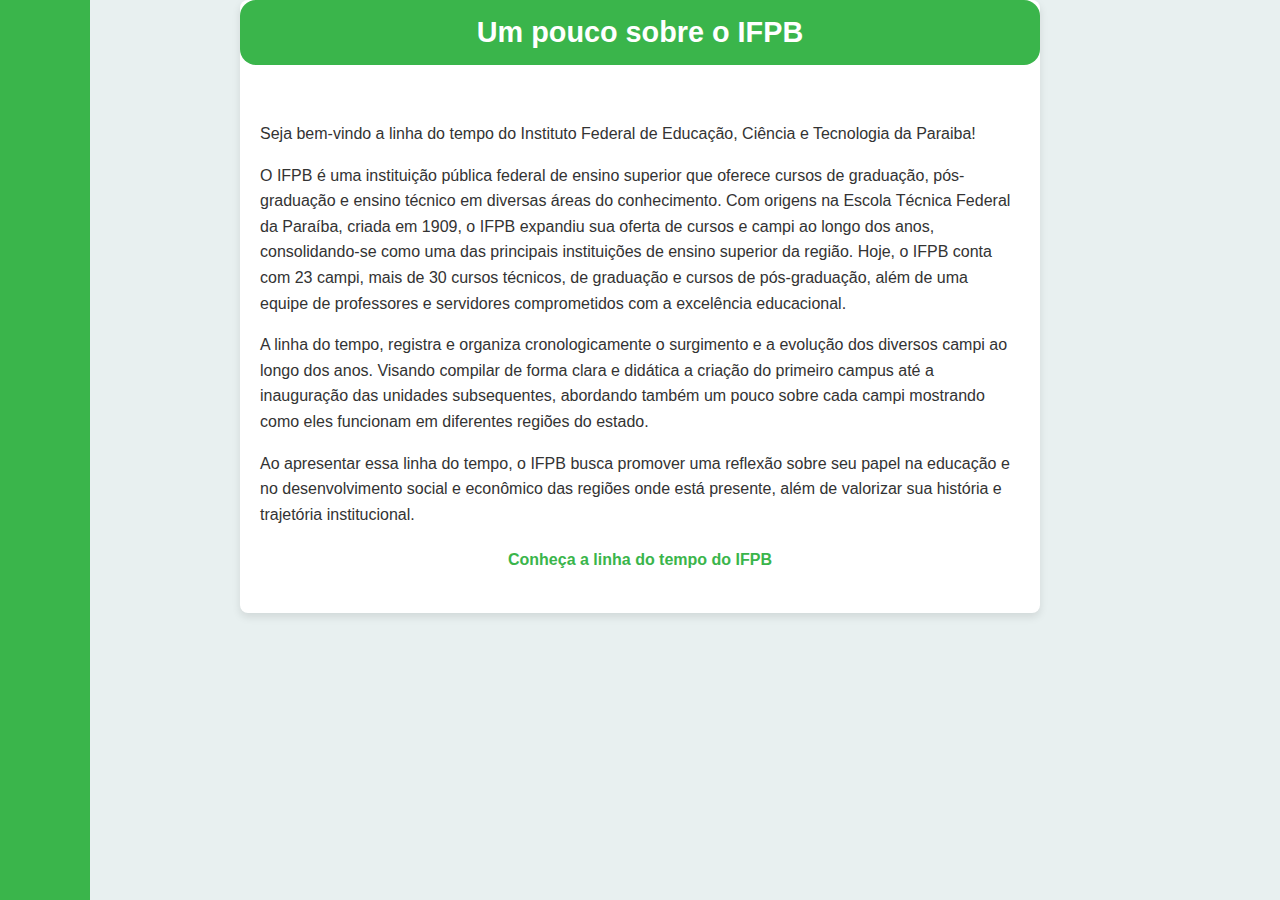
<file: index.html>
<!DOCTYPE html>
<html lang="pt-br">
  <head>
    <meta charset="UTF-8" />
    <meta name="viewport" content="width=device-width, initial-scale=1.0" />
    <meta http-equiv="X-UA-Compatible" content="ie=edge" />
    <title>IFPB's</title>
    <link rel="stylesheet" href="paginainicial.css" />
  </head>
  <body>
    <div class="sidebar"></div>

    <main>
      <header>
        <h1>Um pouco sobre o IFPB</h1>
      </header>
      <article>
        <p>
          Seja bem-vindo a linha do tempo do Instituto Federal de Educação,
          Ciência e Tecnologia da Paraiba!
        </p>
        <p>
          O IFPB é uma instituição pública federal de ensino superior que
          oferece cursos de graduação, pós-graduação e ensino técnico em
          diversas áreas do conhecimento. Com origens na Escola Técnica Federal
          da Paraíba, criada em 1909, o IFPB expandiu sua oferta de cursos e
          campi ao longo dos anos, consolidando-se como uma das principais
          instituições de ensino superior da região. Hoje, o IFPB conta com 23
          campi, mais de 30 cursos técnicos, de graduação e cursos de
          pós-graduação, além de uma equipe de professores e servidores
          comprometidos com a excelência educacional.
        </p>
        <p>
          A linha do tempo, registra e organiza cronologicamente o surgimento e
          a evolução dos diversos campi ao longo dos anos. Visando compilar de
          forma clara e didática a criação do primeiro campus até a inauguração
          das unidades subsequentes, abordando também um pouco sobre cada campi
          mostrando como eles funcionam em diferentes regiões do estado.
        </p>
        <p>
          Ao apresentar essa linha do tempo, o IFPB busca promover uma reflexão
          sobre seu papel na educação e no desenvolvimento social e econômico
          das regiões onde está presente, além de valorizar sua história e
          trajetória institucional.
        </p>
        <a href="linhadotempo.html">Conheça a linha do tempo do IFPB</a>
      </article>
    </main>
  </body>
</html>
</file>
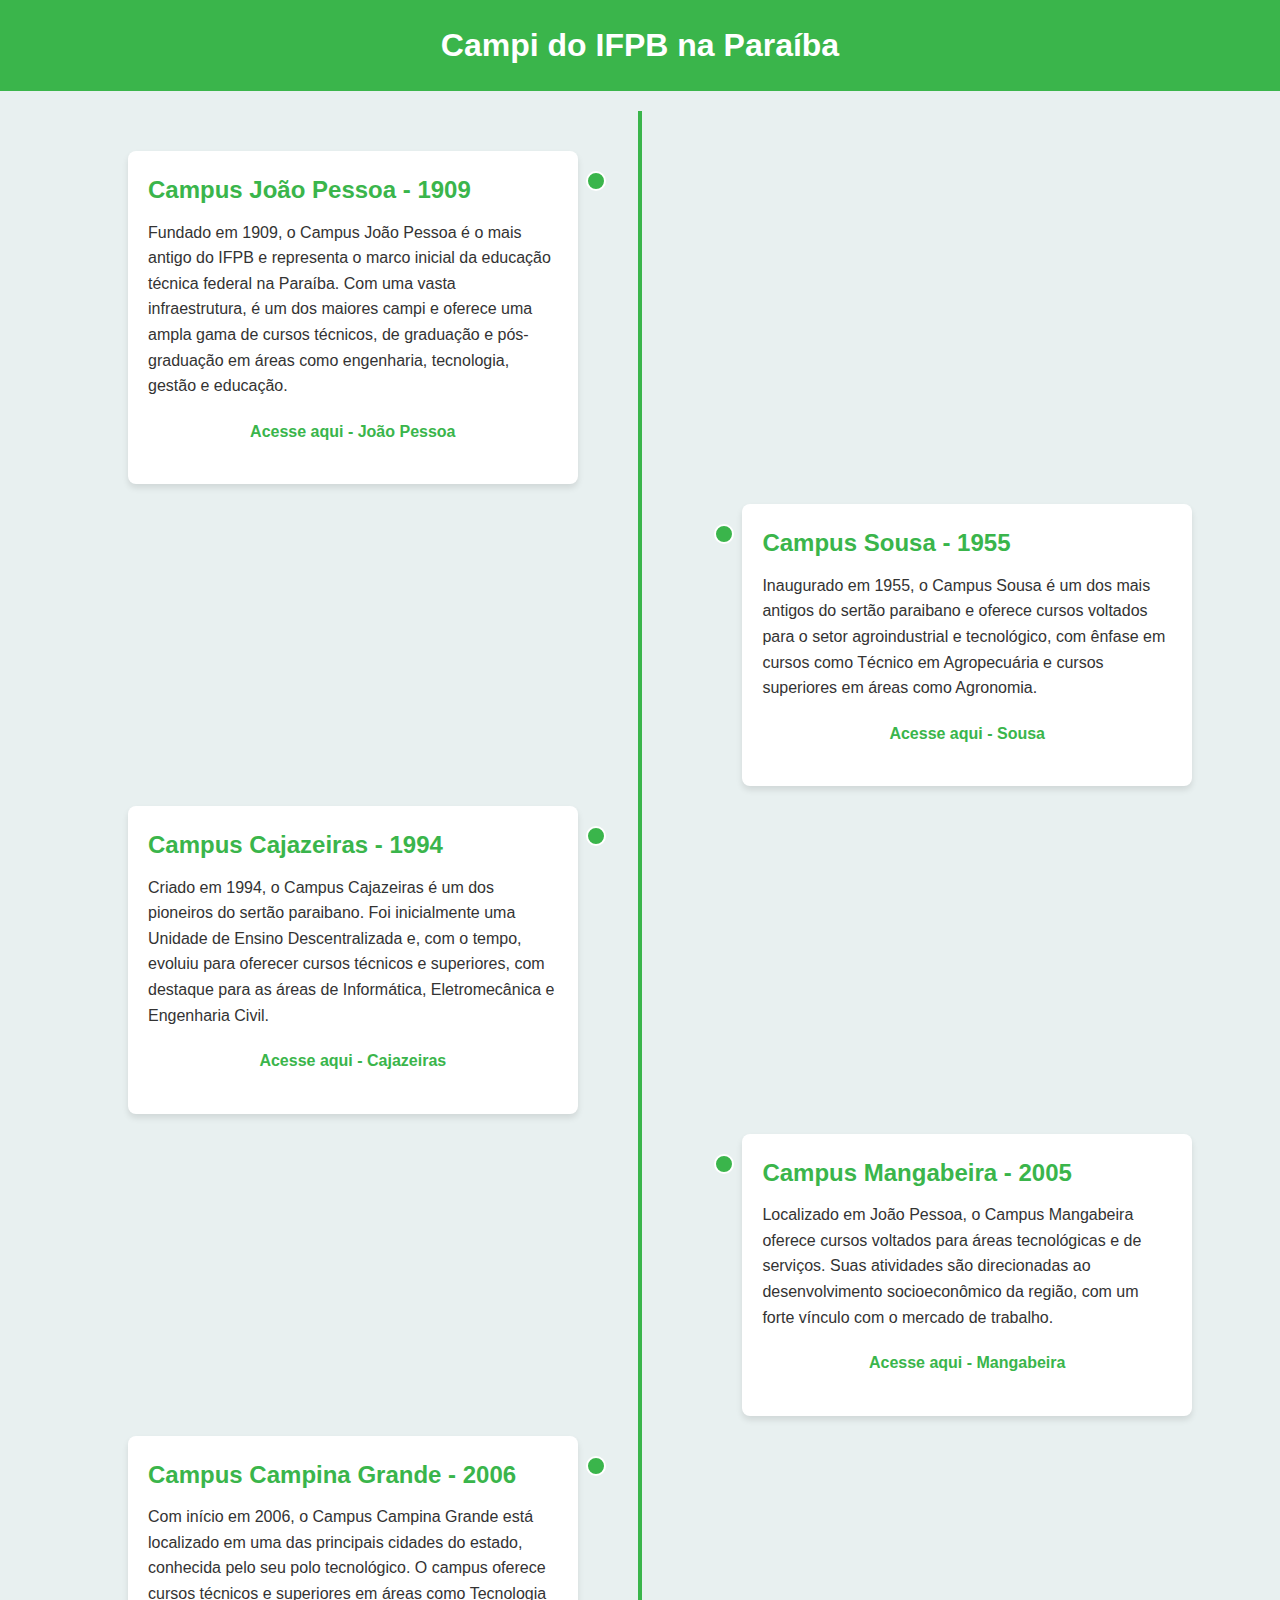
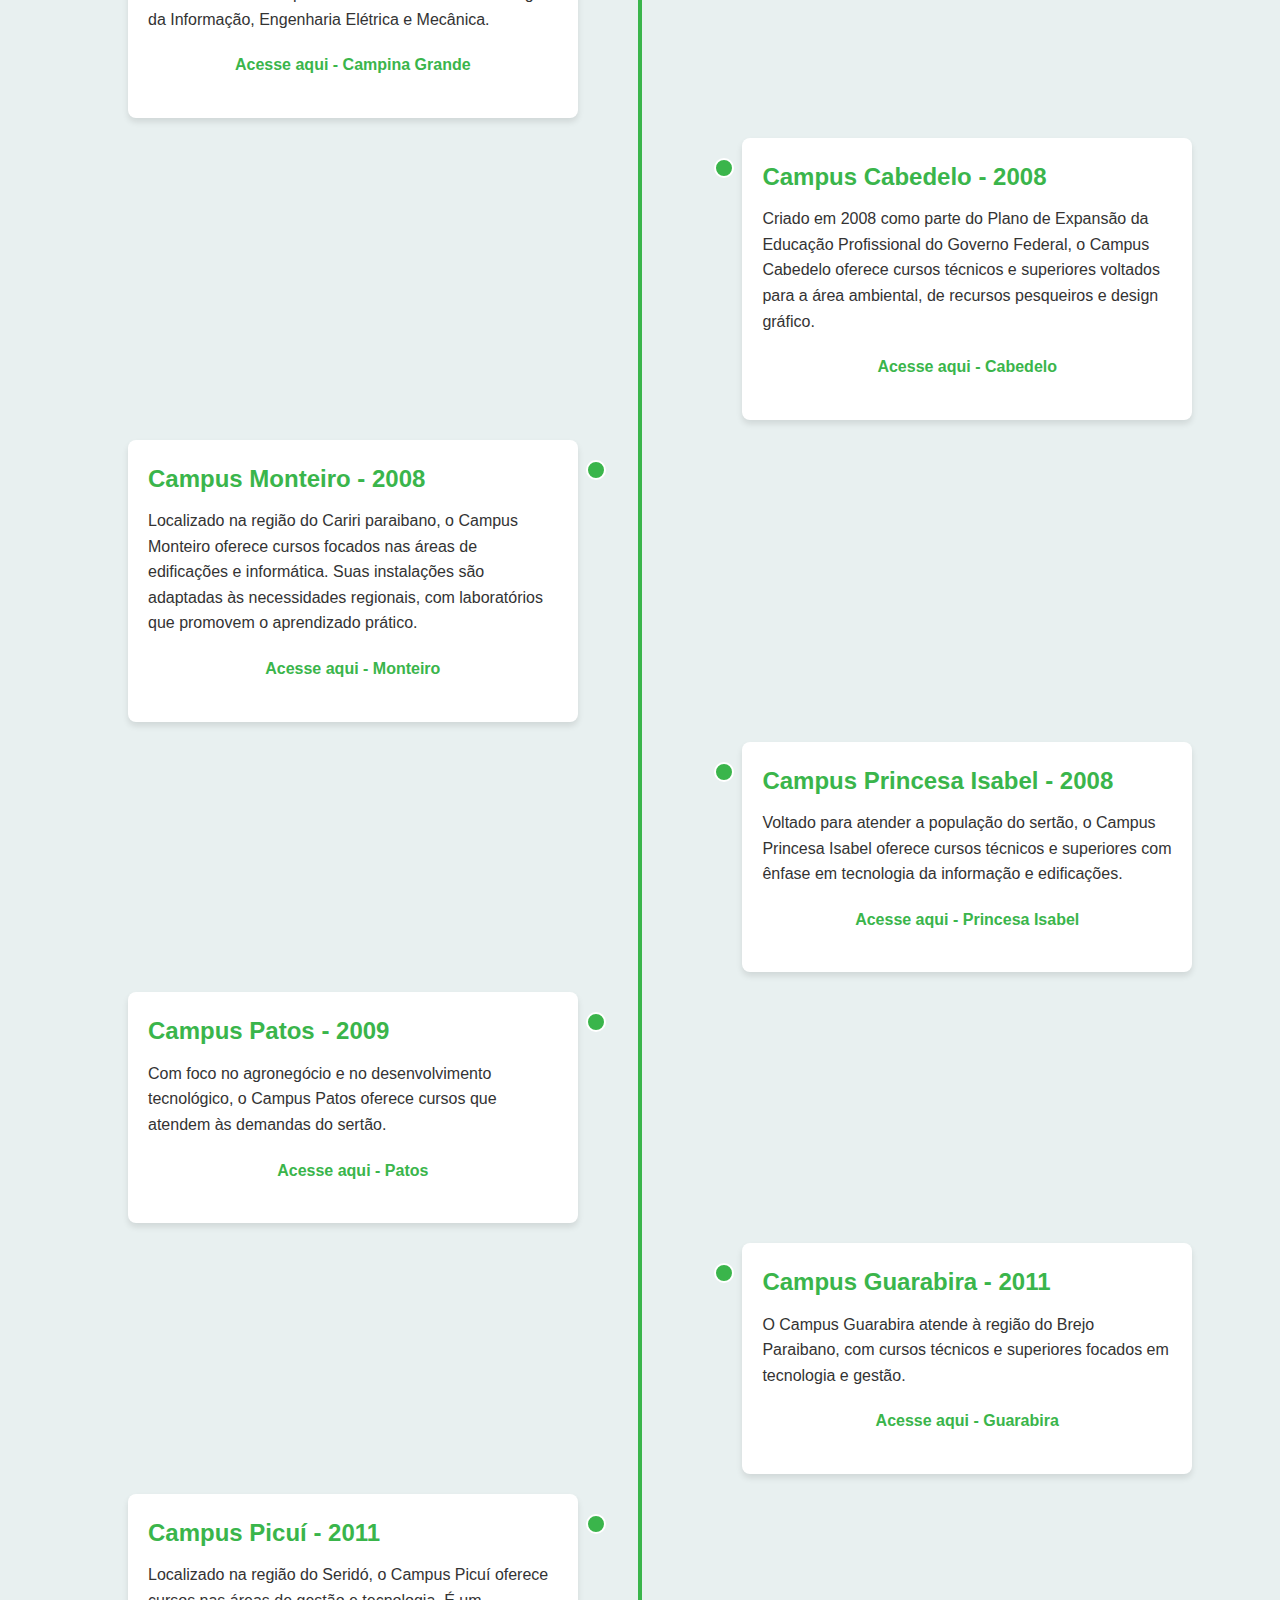
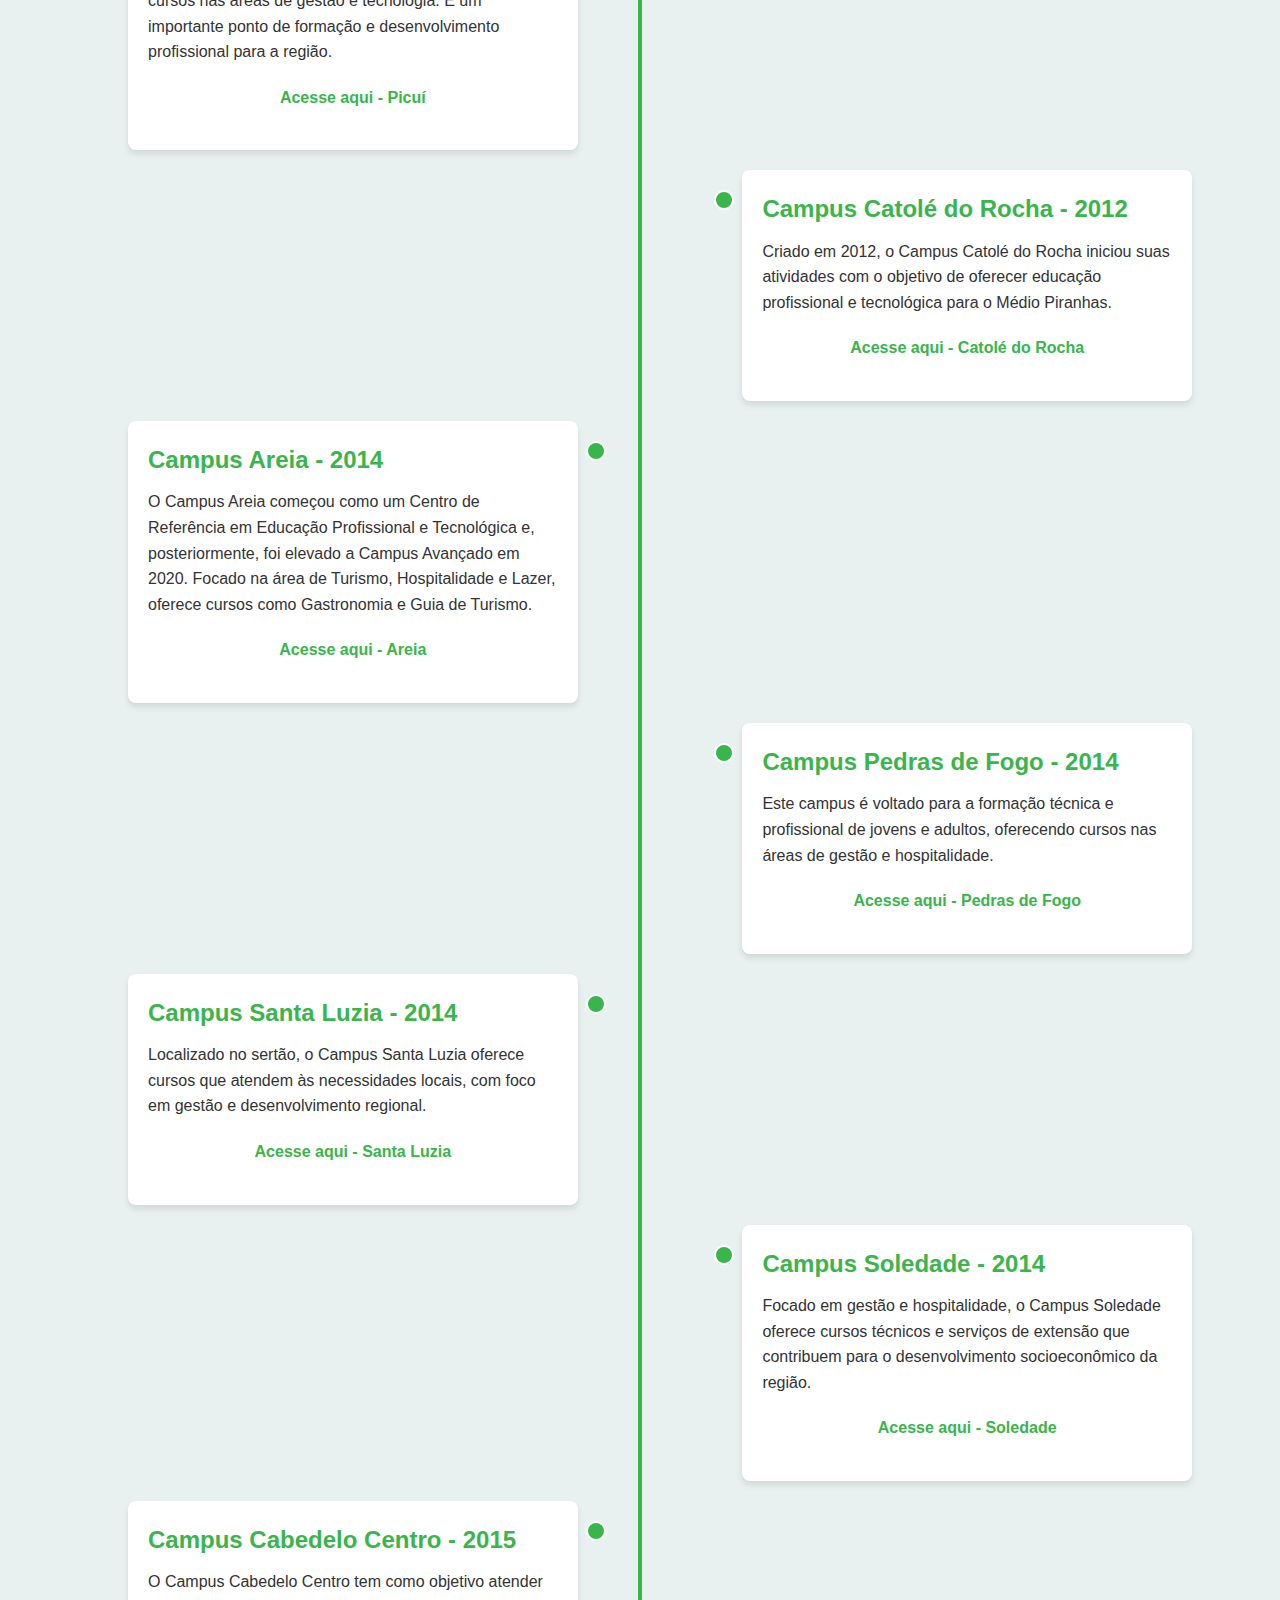
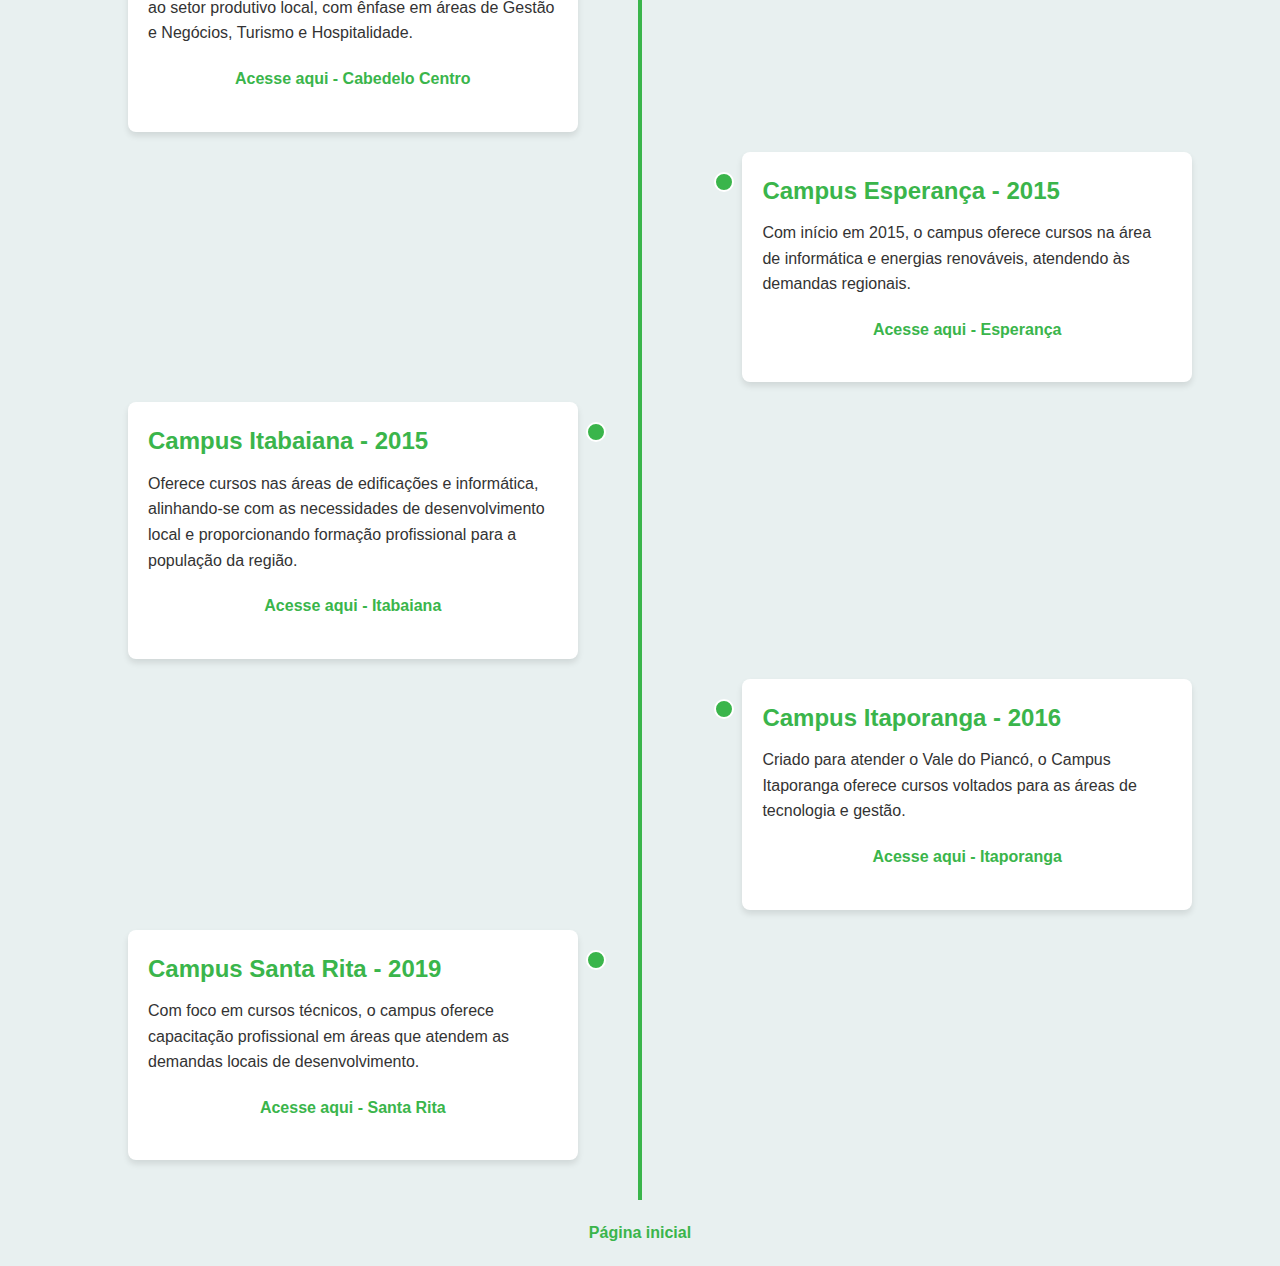
<file: linhadotempo.html>
<!DOCTYPE html>
<html lang="pt-BR">
  <head>
    <meta charset="UTF-8" />
    <meta name="viewport" content="width=device-width, initial-scale=1.0" />
    <title>Campi do IFPB</title>
    <link rel="stylesheet" href="linhadotempo.css" />
  </head>
  <body>
    <h1>Campi do IFPB na Paraíba</h1>
    <div class="timeline">
      <div>
        <h2>Campus João Pessoa - 1909</h2>
        <p>
          Fundado em 1909, o Campus João Pessoa é o mais antigo do IFPB e
          representa o marco inicial da educação técnica federal na Paraíba. Com
          uma vasta infraestrutura, é um dos maiores campi e oferece uma ampla
          gama de cursos técnicos, de graduação e pós-graduação em áreas como
          engenharia, tecnologia, gestão e educação.
          <a href="https://www.ifpb.edu.br/joaopessoa" target="_blank">
            Acesse aqui - João Pessoa</a
          >
        </p>
      </div>
      <div>
        <h2>Campus Sousa - 1955</h2>
        <p>
          Inaugurado em 1955, o Campus Sousa é um dos mais antigos do sertão
          paraibano e oferece cursos voltados para o setor agroindustrial e
          tecnológico, com ênfase em cursos como Técnico em Agropecuária e
          cursos superiores em áreas como Agronomia.
          <a href="https://www.ifpb.edu.br/sousa" target="_blank">
            Acesse aqui - Sousa</a
          >
        </p>
      </div>
      <div>
        <h2>Campus Cajazeiras - 1994</h2>
        <p>
          Criado em 1994, o Campus Cajazeiras é um dos pioneiros do sertão
          paraibano. Foi inicialmente uma Unidade de Ensino Descentralizada e,
          com o tempo, evoluiu para oferecer cursos técnicos e superiores, com
          destaque para as áreas de Informática, Eletromecânica e Engenharia
          Civil.
          <a href="https://www.ifpb.edu.br/cajazeiras" target="_blank">
            Acesse aqui - Cajazeiras</a
          >
        </p>
      </div>
      <div>
        <h2>Campus Mangabeira - 2005</h2>
        <p>
          Localizado em João Pessoa, o Campus Mangabeira oferece cursos voltados
          para áreas tecnológicas e de serviços. Suas atividades são
          direcionadas ao desenvolvimento socioeconômico da região, com um forte
          vínculo com o mercado de trabalho.
          <a href="https://www.ifpb.edu.br/mangabeira" target="_blank">
            Acesse aqui - Mangabeira</a
          >
        </p>
      </div>
      <div>
        <h2>Campus Campina Grande - 2006</h2>
        <p>
          Com início em 2006, o Campus Campina Grande está localizado em uma das
          principais cidades do estado, conhecida pelo seu polo tecnológico. O
          campus oferece cursos técnicos e superiores em áreas como Tecnologia
          da Informação, Engenharia Elétrica e Mecânica.
          <a href="https://www.ifpb.edu.br/campinagrande" target="_blank">
            Acesse aqui - Campina Grande</a
          >
        </p>
      </div>
      <div>
        <h2>Campus Cabedelo - 2008</h2>
        <p>
          Criado em 2008 como parte do Plano de Expansão da Educação
          Profissional do Governo Federal, o Campus Cabedelo oferece cursos
          técnicos e superiores voltados para a área ambiental, de recursos
          pesqueiros e design gráfico.
          <a href="https://www.ifpb.edu.br/cabedelo" target="_blank">
            Acesse aqui - Cabedelo</a
          >
        </p>
      </div>
      <div>
        <h2>Campus Monteiro - 2008</h2>
        <p>
          Localizado na região do Cariri paraibano, o Campus Monteiro oferece
          cursos focados nas áreas de edificações e informática. Suas
          instalações são adaptadas às necessidades regionais, com laboratórios
          que promovem o aprendizado prático.
          <a href="https://www.ifpb.edu.br/monteiro" target="_blank">
            Acesse aqui - Monteiro</a
          >
        </p>
      </div>
      <div>
        <h2>Campus Princesa Isabel - 2008</h2>
        <p>
          Voltado para atender a população do sertão, o Campus Princesa Isabel
          oferece cursos técnicos e superiores com ênfase em tecnologia da
          informação e edificações.
          <a href="https://www.ifpb.edu.br/princesaisabel" target="_blank">
            Acesse aqui - Princesa Isabel</a
          >
        </p>
      </div>
      <div>
        <h2>Campus Patos - 2009</h2>
        <p>
          Com foco no agronegócio e no desenvolvimento tecnológico, o Campus
          Patos oferece cursos que atendem às demandas do sertão.
          <a href="https://www.ifpb.edu.br/patos" target="_blank">
            Acesse aqui - Patos</a
          >
        </p>
      </div>
      <div>
        <h2>Campus Guarabira - 2011</h2>
        <p>
          O Campus Guarabira atende à região do Brejo Paraibano, com cursos
          técnicos e superiores focados em tecnologia e gestão.
          <a href="https://www.ifpb.edu.br/guarabira" target="_blank">
            Acesse aqui - Guarabira</a
          >
        </p>
      </div>
      <div>
        <h2>Campus Picuí - 2011</h2>
        <p>
          Localizado na região do Seridó, o Campus Picuí oferece cursos nas
          áreas de gestão e tecnologia. É um importante ponto de formação e
          desenvolvimento profissional para a região.
          <a href="https://www.ifpb.edu.br/picui" target="_blank">
            Acesse aqui - Picuí</a
          >
        </p>
      </div>
      <div>
        <h2>Campus Catolé do Rocha - 2012</h2>
        <p>
          Criado em 2012, o Campus Catolé do Rocha iniciou suas atividades com o
          objetivo de oferecer educação profissional e tecnológica para o Médio
          Piranhas.
          <a href="https://www.ifpb.edu.br/catoledorocha" target="_blank">
            Acesse aqui - Catolé do Rocha</a
          >
        </p>
      </div>
      <div>
        <h2>Campus Areia - 2014</h2>
        <p>
          O Campus Areia começou como um Centro de Referência em Educação
          Profissional e Tecnológica e, posteriormente, foi elevado a Campus
          Avançado em 2020. Focado na área de Turismo, Hospitalidade e Lazer,
          oferece cursos como Gastronomia e Guia de Turismo.
          <a href="https://www.ifpb.edu.br/areia" target="_blank">
            Acesse aqui - Areia</a
          >
        </p>
      </div>
      <div>
        <h2>Campus Pedras de Fogo - 2014</h2>
        <p>
          Este campus é voltado para a formação técnica e profissional de jovens
          e adultos, oferecendo cursos nas áreas de gestão e hospitalidade.
          <a href="https://www.ifpb.edu.br/pedrasdefogo" target="_blank">
            Acesse aqui - Pedras de Fogo</a
          >
        </p>
      </div>
      <div>
        <h2>Campus Santa Luzia - 2014</h2>
        <p>
          Localizado no sertão, o Campus Santa Luzia oferece cursos que atendem
          às necessidades locais, com foco em gestão e desenvolvimento regional.
          <a href="https://www.ifpb.edu.br/santaluzia" target="_blank">
            Acesse aqui - Santa Luzia</a
          >
        </p>
      </div>
      <div>
        <h2>Campus Soledade - 2014</h2>
        <p>
          Focado em gestão e hospitalidade, o Campus Soledade oferece cursos
          técnicos e serviços de extensão que contribuem para o desenvolvimento
          socioeconômico da região.
          <a href="https://www.ifpb.edu.br/soledade" target="_blank">
            Acesse aqui - Soledade</a
          >
        </p>
      </div>
      <div>
        <h2>Campus Cabedelo Centro - 2015</h2>
        <p>
          O Campus Cabedelo Centro tem como objetivo atender ao setor produtivo
          local, com ênfase em áreas de Gestão e Negócios, Turismo e
          Hospitalidade.
          <a href="https://www.ifpb.edu.br/cabedelocentro" target="_blank">
            Acesse aqui - Cabedelo Centro</a
          >
        </p>
      </div>
      <div>
        <h2>Campus Esperança - 2015</h2>
        <p>
          Com início em 2015, o campus oferece cursos na área de informática e
          energias renováveis, atendendo às demandas regionais.
          <a href="https://www.ifpb.edu.br/esperanca" target="_blank">
            Acesse aqui - Esperança</a
          >
        </p>
      </div>
      <div>
        <h2>Campus Itabaiana - 2015</h2>
        <p>
          Oferece cursos nas áreas de edificações e informática, alinhando-se
          com as necessidades de desenvolvimento local e proporcionando formação
          profissional para a população da região.
          <a href="https://www.ifpb.edu.br/itabaiana" target="_blank">
            Acesse aqui - Itabaiana</a
          >
        </p>
      </div>
      <div>
        <h2>Campus Itaporanga - 2016</h2>
        <p>
          Criado para atender o Vale do Piancó, o Campus Itaporanga oferece
          cursos voltados para as áreas de tecnologia e gestão.
          <a href="https://www.ifpb.edu.br/itaporanga" target="_blank">
            Acesse aqui - Itaporanga</a
          >
        </p>
      </div>
      <div>
        <h2>Campus Santa Rita - 2019</h2>
        <p>
          Com foco em cursos técnicos, o campus oferece capacitação profissional
          em áreas que atendem as demandas locais de desenvolvimento.
          <a href="https://www.ifpb.edu.br/santarita" target="_blank">
            Acesse aqui - Santa Rita</a
          >
        </p>
      </div>
    </div>
    <article>
      <a href="index.html">Página inicial</a>
    </article>
  </body>
</html>
</file>
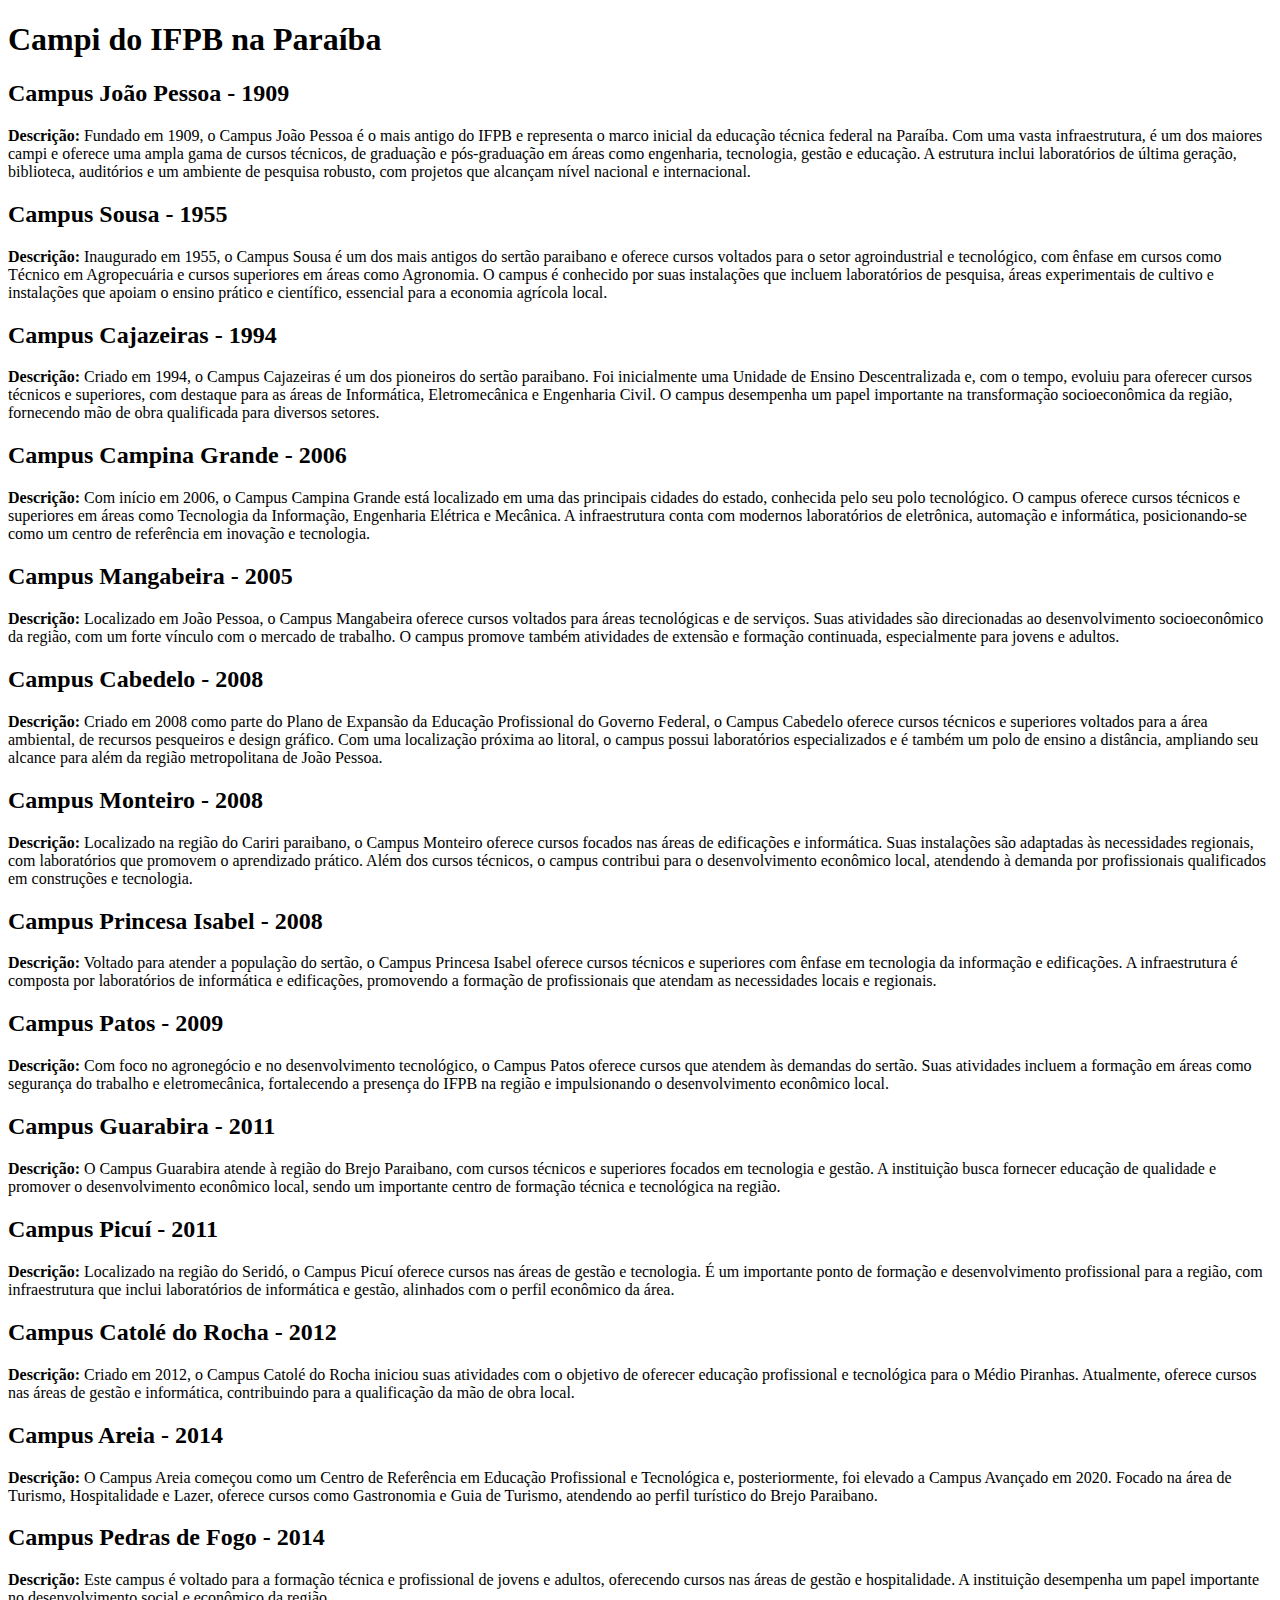
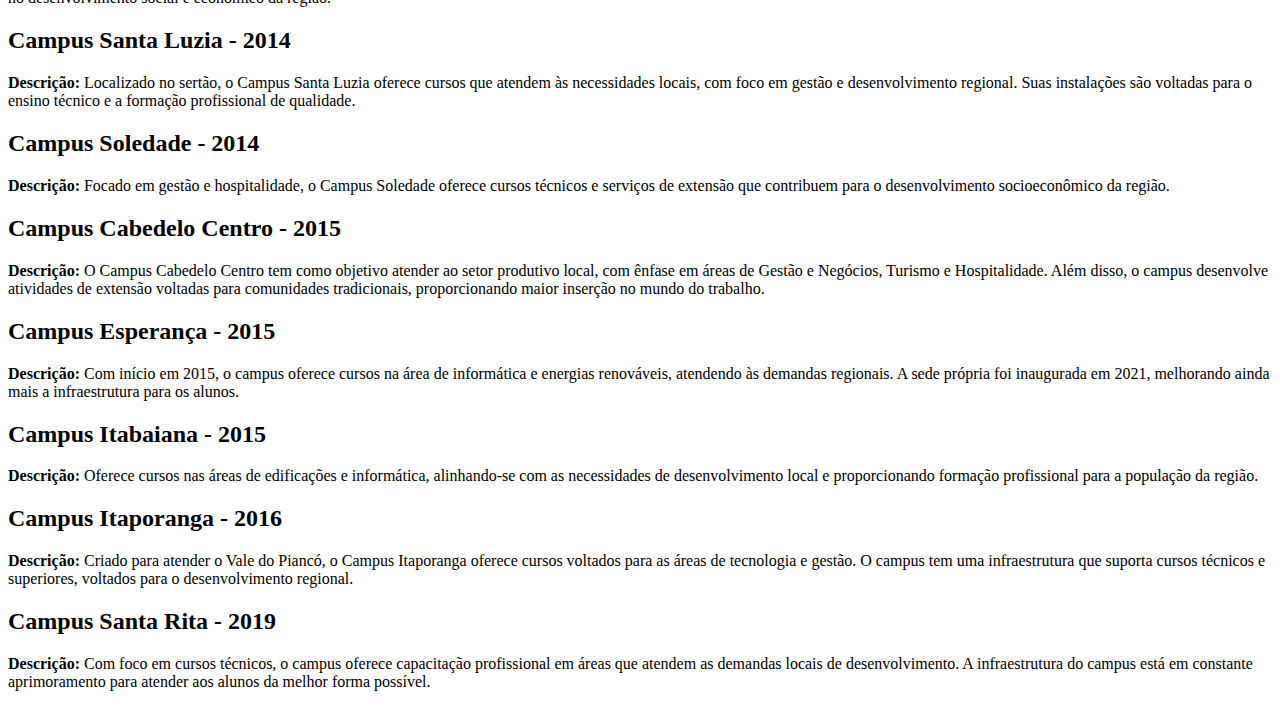
<file: linhadotempohtml.html>
<!DOCTYPE html>
<html lang="pt-BR">
  <head>
    <meta charset="UTF-8" />
    <meta name="viewport" content="width=device-width, initial-scale=1.0" />
    <title>Campi do IFPB - Ordem Cronológica</title>
  </head>
  <body>
    <h1>Campi do IFPB na Paraíba</h1>

    <div>
      <h2>Campus João Pessoa - 1909</h2>
      <p>
        <strong>Descrição:</strong> Fundado em 1909, o Campus João Pessoa é o
        mais antigo do IFPB e representa o marco inicial da educação técnica
        federal na Paraíba. Com uma vasta infraestrutura, é um dos maiores campi
        e oferece uma ampla gama de cursos técnicos, de graduação e
        pós-graduação em áreas como engenharia, tecnologia, gestão e educação. A
        estrutura inclui laboratórios de última geração, biblioteca, auditórios
        e um ambiente de pesquisa robusto, com projetos que alcançam nível
        nacional e internacional.
      </p>
    </div>

    <div>
      <h2>Campus Sousa - 1955</h2>
      <p>
        <strong>Descrição:</strong> Inaugurado em 1955, o Campus Sousa é um dos
        mais antigos do sertão paraibano e oferece cursos voltados para o setor
        agroindustrial e tecnológico, com ênfase em cursos como Técnico em
        Agropecuária e cursos superiores em áreas como Agronomia. O campus é
        conhecido por suas instalações que incluem laboratórios de pesquisa,
        áreas experimentais de cultivo e instalações que apoiam o ensino prático
        e científico, essencial para a economia agrícola local.
      </p>
    </div>

    <div>
      <h2>Campus Cajazeiras - 1994</h2>
      <p>
        <strong>Descrição:</strong> Criado em 1994, o Campus Cajazeiras é um dos
        pioneiros do sertão paraibano. Foi inicialmente uma Unidade de Ensino
        Descentralizada e, com o tempo, evoluiu para oferecer cursos técnicos e
        superiores, com destaque para as áreas de Informática, Eletromecânica e
        Engenharia Civil. O campus desempenha um papel importante na
        transformação socioeconômica da região, fornecendo mão de obra
        qualificada para diversos setores.
      </p>
    </div>

    <div>
      <h2>Campus Campina Grande - 2006</h2>
      <p>
        <strong>Descrição:</strong> Com início em 2006, o Campus Campina Grande
        está localizado em uma das principais cidades do estado, conhecida pelo
        seu polo tecnológico. O campus oferece cursos técnicos e superiores em
        áreas como Tecnologia da Informação, Engenharia Elétrica e Mecânica. A
        infraestrutura conta com modernos laboratórios de eletrônica, automação
        e informática, posicionando-se como um centro de referência em inovação
        e tecnologia.
      </p>
    </div>

    <div>
      <h2>Campus Mangabeira - 2005</h2>
      <p>
        <strong>Descrição:</strong> Localizado em João Pessoa, o Campus
        Mangabeira oferece cursos voltados para áreas tecnológicas e de
        serviços. Suas atividades são direcionadas ao desenvolvimento
        socioeconômico da região, com um forte vínculo com o mercado de
        trabalho. O campus promove também atividades de extensão e formação
        continuada, especialmente para jovens e adultos.
      </p>
    </div>

    <div>
      <h2>Campus Cabedelo - 2008</h2>
      <p>
        <strong>Descrição:</strong> Criado em 2008 como parte do Plano de
        Expansão da Educação Profissional do Governo Federal, o Campus Cabedelo
        oferece cursos técnicos e superiores voltados para a área ambiental, de
        recursos pesqueiros e design gráfico. Com uma localização próxima ao
        litoral, o campus possui laboratórios especializados e é também um polo
        de ensino a distância, ampliando seu alcance para além da região
        metropolitana de João Pessoa.
      </p>
    </div>

    <div>
      <h2>Campus Monteiro - 2008</h2>
      <p>
        <strong>Descrição:</strong> Localizado na região do Cariri paraibano, o
        Campus Monteiro oferece cursos focados nas áreas de edificações e
        informática. Suas instalações são adaptadas às necessidades regionais,
        com laboratórios que promovem o aprendizado prático. Além dos cursos
        técnicos, o campus contribui para o desenvolvimento econômico local,
        atendendo à demanda por profissionais qualificados em construções e
        tecnologia.
      </p>
    </div>

    <div>
      <h2>Campus Princesa Isabel - 2008</h2>
      <p>
        <strong>Descrição:</strong> Voltado para atender a população do sertão,
        o Campus Princesa Isabel oferece cursos técnicos e superiores com ênfase
        em tecnologia da informação e edificações. A infraestrutura é composta
        por laboratórios de informática e edificações, promovendo a formação de
        profissionais que atendam as necessidades locais e regionais.
      </p>
    </div>

    <div>
      <h2>Campus Patos - 2009</h2>
      <p>
        <strong>Descrição:</strong> Com foco no agronegócio e no desenvolvimento
        tecnológico, o Campus Patos oferece cursos que atendem às demandas do
        sertão. Suas atividades incluem a formação em áreas como segurança do
        trabalho e eletromecânica, fortalecendo a presença do IFPB na região e
        impulsionando o desenvolvimento econômico local.
      </p>
    </div>

    <div>
      <h2>Campus Guarabira - 2011</h2>
      <p>
        <strong>Descrição:</strong> O Campus Guarabira atende à região do Brejo
        Paraibano, com cursos técnicos e superiores focados em tecnologia e
        gestão. A instituição busca fornecer educação de qualidade e promover o
        desenvolvimento econômico local, sendo um importante centro de formação
        técnica e tecnológica na região.
      </p>
    </div>

    <div>
      <h2>Campus Picuí - 2011</h2>
      <p>
        <strong>Descrição:</strong> Localizado na região do Seridó, o Campus
        Picuí oferece cursos nas áreas de gestão e tecnologia. É um importante
        ponto de formação e desenvolvimento profissional para a região, com
        infraestrutura que inclui laboratórios de informática e gestão,
        alinhados com o perfil econômico da área.
      </p>
    </div>

    <div>
      <h2>Campus Catolé do Rocha - 2012</h2>
      <p>
        <strong>Descrição:</strong> Criado em 2012, o Campus Catolé do Rocha
        iniciou suas atividades com o objetivo de oferecer educação profissional
        e tecnológica para o Médio Piranhas. Atualmente, oferece cursos nas
        áreas de gestão e informática, contribuindo para a qualificação da mão
        de obra local.
      </p>
    </div>

    <div>
      <h2>Campus Areia - 2014</h2>
      <p>
        <strong>Descrição:</strong> O Campus Areia começou como um Centro de
        Referência em Educação Profissional e Tecnológica e, posteriormente, foi
        elevado a Campus Avançado em 2020. Focado na área de Turismo,
        Hospitalidade e Lazer, oferece cursos como Gastronomia e Guia de
        Turismo, atendendo ao perfil turístico do Brejo Paraibano.
      </p>
    </div>

    <div>
      <h2>Campus Pedras de Fogo - 2014</h2>
      <p>
        <strong>Descrição:</strong> Este campus é voltado para a formação
        técnica e profissional de jovens e adultos, oferecendo cursos nas áreas
        de gestão e hospitalidade. A instituição desempenha um papel importante
        no desenvolvimento social e econômico da região.
      </p>
    </div>

    <div>
      <h2>Campus Santa Luzia - 2014</h2>
      <p>
        <strong>Descrição:</strong> Localizado no sertão, o Campus Santa Luzia
        oferece cursos que atendem às necessidades locais, com foco em gestão e
        desenvolvimento regional. Suas instalações são voltadas para o ensino
        técnico e a formação profissional de qualidade.
      </p>
    </div>

    <div>
      <h2>Campus Soledade - 2014</h2>
      <p>
        <strong>Descrição:</strong> Focado em gestão e hospitalidade, o Campus
        Soledade oferece cursos técnicos e serviços de extensão que contribuem
        para o desenvolvimento socioeconômico da região.
      </p>
    </div>

    <div>
      <h2>Campus Cabedelo Centro - 2015</h2>
      <p>
        <strong>Descrição:</strong> O Campus Cabedelo Centro tem como objetivo
        atender ao setor produtivo local, com ênfase em áreas de Gestão e
        Negócios, Turismo e Hospitalidade. Além disso, o campus desenvolve
        atividades de extensão voltadas para comunidades tradicionais,
        proporcionando maior inserção no mundo do trabalho.
      </p>
    </div>

    <div>
      <h2>Campus Esperança - 2015</h2>
      <p>
        <strong>Descrição:</strong> Com início em 2015, o campus oferece cursos
        na área de informática e energias renováveis, atendendo às demandas
        regionais. A sede própria foi inaugurada em 2021, melhorando ainda mais
        a infraestrutura para os alunos.
      </p>
    </div>

    <div>
      <h2>Campus Itabaiana - 2015</h2>
      <p>
        <strong>Descrição:</strong> Oferece cursos nas áreas de edificações e
        informática, alinhando-se com as necessidades de desenvolvimento local e
        proporcionando formação profissional para a população da região.
      </p>
    </div>

    <div>
      <h2>Campus Itaporanga - 2016</h2>
      <p>
        <strong>Descrição:</strong> Criado para atender o Vale do Piancó, o
        Campus Itaporanga oferece cursos voltados para as áreas de tecnologia e
        gestão. O campus tem uma infraestrutura que suporta cursos técnicos e
        superiores, voltados para o desenvolvimento regional.
      </p>
    </div>

    <div>
      <h2>Campus Santa Rita - 2019</h2>
      <p>
        <strong>Descrição:</strong> Com foco em cursos técnicos, o campus
        oferece capacitação profissional em áreas que atendem as demandas locais
        de desenvolvimento. A infraestrutura do campus está em constante
        aprimoramento para atender aos alunos da melhor forma possível.
      </p>
    </div>
  </body>
</html>
</file>
<file: paginainicial.css>
body {
  font-family: Arial, sans-serif;
  margin: 0;
  padding: 0;
  background-color: #e8f0f0;
}

main {
  margin: 0 auto;
  max-width: 800px;
  background-color: #ffffff;
  box-shadow: 0px 4px 8px rgba(0, 0, 0, 0.1);
  border-radius: 8px;
  overflow: hidden;
}

header {
  background-color: #3ab54b;
  color: white;
  text-align: center;
  padding: 16px 0;
  border-radius: 1rem 1rem 1rem 1rem;
}

header h1 {
  margin: 0;
  font-size: 1.8rem;
}

article {
  padding: 20px;
  line-height: 1.6;
  color: #333;
  margin-top: 20px;
}

article p {
  margin-bottom: 16px;
}

article a {
  display: block;
  margin: 20px auto;
  text-align: center;
  text-decoration: none;
  color: #3ab54b;
  font-weight: bold;
}

article a:hover {
  text-decoration: underline;
}

.sidebar {
  width: 90px;
  height: 100vh;
  background-color: #3ab54b;
  position: fixed;
  top: 0;
  left: 0;
}
</file>
<file: linhadotempo.css>
body {
  font-family: Arial, sans-serif;
  background-color: #e8f0f0;
  margin: 0;
  padding: 0;
  line-height: 1.6;
}

h1 {
  background-color: #3ab54b;
  color: #ffffff;
  text-align: center;
  padding: 20px;
  margin: 0;
  font-size: 2em;
}

.timeline {
  position: relative;
  margin: 20px auto;
  padding: 20px 0;
  width: 80%;
}

.timeline::before {
  content: "";
  position: absolute;
  top: 0;
  bottom: 0;
  left: 50%;
  width: 4px;
  background-color: #3ab54b;
  transform: translateX(-50%);
}

.timeline div {
  position: relative;
  margin: 20px 0;
  background-color: #ffffff;
  border-radius: 8px;
  padding: 20px;
  box-shadow: 0 4px 6px rgba(0, 0, 0, 0.1);
  width: 40%;
}

.timeline div:nth-child(odd) {
  left: 0;
}

.timeline div:nth-child(even) {
  left: 60%;
}

.timeline div::before {
  content: "";
  position: absolute;
  top: 20px;
  width: 16px;
  height: 16px;
  background-color: #3ab54b;
  border: 2px solid #ffffff;
  border-radius: 50%;
}

.timeline div:nth-child(odd)::before {
  right: -28px;
}

.timeline div:nth-child(even)::before {
  left: -28px;
}

h2 {
  font-size: 1.5em;
  margin: 0 0 10px 0;
  color: #3ab54b;
}

p {
  font-size: 1em;
  margin: 0;
  color: #333333;
}

a {
  display: block;
  margin: 20px auto;
  text-align: center;
  text-decoration: none;
  color: #3ab54b;
  font-weight: bold;
}
</file>
